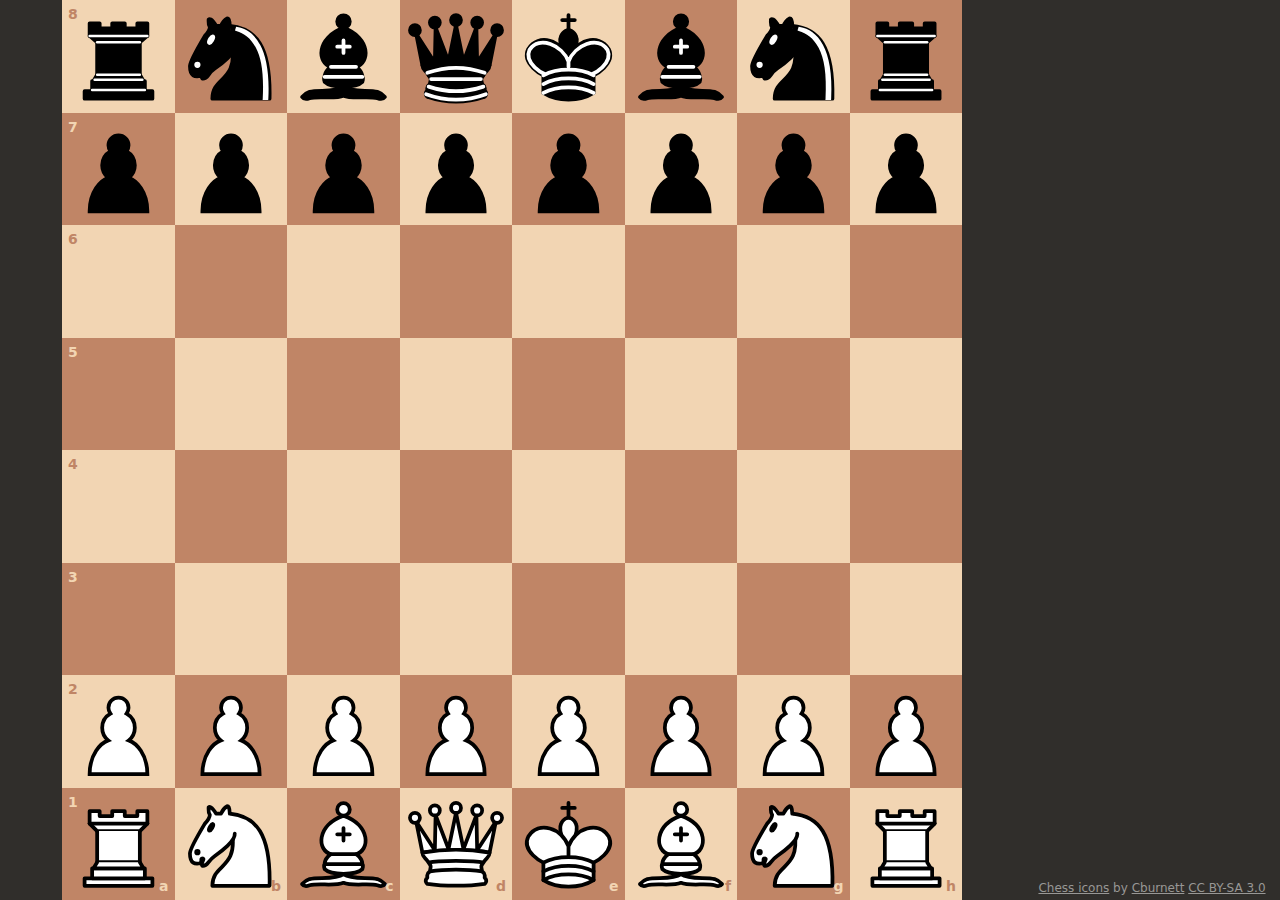
<file: index.html>
<!doctype html>
<html lang="en"><head><meta charset="utf-8"><meta content="width=device-width, initial-scale=1" name="viewport"><title>app</title><link href="./app.css" rel="stylesheet"><script src="./app.js" type="module"></script></head><body><div id="app"></div></body></html>
</file>
<file: app.css>
/*! tailwindcss v4.1.13 | MIT License | https://tailwindcss.com */
@layer properties{@supports (((-webkit-hyphens:none)) and (not (margin-trim:inline))) or ((-moz-orient:inline) and (not (color:rgb(from red r g b)))){*,:before,:after,::backdrop{--tw-rotate-x:initial;--tw-rotate-y:initial;--tw-rotate-z:initial;--tw-skew-x:initial;--tw-skew-y:initial;--tw-font-weight:initial;--tw-blur:initial;--tw-brightness:initial;--tw-contrast:initial;--tw-grayscale:initial;--tw-hue-rotate:initial;--tw-invert:initial;--tw-opacity:initial;--tw-saturate:initial;--tw-sepia:initial;--tw-drop-shadow:initial;--tw-drop-shadow-color:initial;--tw-drop-shadow-alpha:100%;--tw-drop-shadow-size:initial}}}@layer theme{:root,:host{--font-sans:ui-sans-serif,system-ui,sans-serif,"Apple Color Emoji","Segoe UI Emoji","Segoe UI Symbol","Noto Color Emoji";--font-mono:ui-monospace,SFMono-Regular,Menlo,Monaco,Consolas,"Liberation Mono","Courier New",monospace;--color-white:#fff;--spacing:.25rem;--text-xs:.75rem;--text-xs--line-height:calc(1/.75);--text-sm:.875rem;--text-sm--line-height:calc(1.25/.875);--font-weight-bold:700;--default-font-family:var(--font-sans);--default-mono-font-family:var(--font-mono);--color-background:#302e2b;--color-text:#989795}}@layer base{*,:after,:before,::backdrop{box-sizing:border-box;border:0 solid;margin:0;padding:0}::file-selector-button{box-sizing:border-box;border:0 solid;margin:0;padding:0}html,:host{-webkit-text-size-adjust:100%;tab-size:4;line-height:1.5;font-family:var(--default-font-family,ui-sans-serif,system-ui,sans-serif,"Apple Color Emoji","Segoe UI Emoji","Segoe UI Symbol","Noto Color Emoji");font-feature-settings:var(--default-font-feature-settings,normal);font-variation-settings:var(--default-font-variation-settings,normal);-webkit-tap-highlight-color:transparent}hr{height:0;color:inherit;border-top-width:1px}abbr:where([title]){-webkit-text-decoration:underline dotted;text-decoration:underline dotted}h1,h2,h3,h4,h5,h6{font-size:inherit;font-weight:inherit}a{color:inherit;-webkit-text-decoration:inherit;-webkit-text-decoration:inherit;-webkit-text-decoration:inherit;text-decoration:inherit}b,strong{font-weight:bolder}code,kbd,samp,pre{font-family:var(--default-mono-font-family,ui-monospace,SFMono-Regular,Menlo,Monaco,Consolas,"Liberation Mono","Courier New",monospace);font-feature-settings:var(--default-mono-font-feature-settings,normal);font-variation-settings:var(--default-mono-font-variation-settings,normal);font-size:1em}small{font-size:80%}sub,sup{vertical-align:baseline;font-size:75%;line-height:0;position:relative}sub{bottom:-.25em}sup{top:-.5em}table{text-indent:0;border-color:inherit;border-collapse:collapse}:-moz-focusring{outline:auto}progress{vertical-align:baseline}summary{display:list-item}ol,ul,menu{list-style:none}img,svg,video,canvas,audio,iframe,embed,object{vertical-align:middle;display:block}img,video{max-width:100%;height:auto}button,input,select,optgroup,textarea{font:inherit;font-feature-settings:inherit;font-variation-settings:inherit;letter-spacing:inherit;color:inherit;opacity:1;background-color:#0000;border-radius:0}::file-selector-button{font:inherit;font-feature-settings:inherit;font-variation-settings:inherit;letter-spacing:inherit;color:inherit;opacity:1;background-color:#0000;border-radius:0}:where(select:is([multiple],[size])) optgroup{font-weight:bolder}:where(select:is([multiple],[size])) optgroup option{padding-inline-start:20px}::file-selector-button{margin-inline-end:4px}::placeholder{opacity:1}@supports (not ((-webkit-appearance:-apple-pay-button))) or (contain-intrinsic-size:1px){::placeholder{color:currentColor}@supports (color:color-mix(in lab, red, red)){::placeholder{color:color-mix(in oklab,currentcolor 50%,transparent)}}}textarea{resize:vertical}::-webkit-search-decoration{-webkit-appearance:none}::-webkit-date-and-time-value{min-height:1lh;text-align:inherit}::-webkit-datetime-edit{display:inline-flex}::-webkit-datetime-edit-fields-wrapper{padding:0}::-webkit-datetime-edit{padding-block:0}::-webkit-datetime-edit-year-field{padding-block:0}::-webkit-datetime-edit-month-field{padding-block:0}::-webkit-datetime-edit-day-field{padding-block:0}::-webkit-datetime-edit-hour-field{padding-block:0}::-webkit-datetime-edit-minute-field{padding-block:0}::-webkit-datetime-edit-second-field{padding-block:0}::-webkit-datetime-edit-millisecond-field{padding-block:0}::-webkit-datetime-edit-meridiem-field{padding-block:0}::-webkit-calendar-picker-indicator{line-height:1}:-moz-ui-invalid{box-shadow:none}button,input:where([type=button],[type=reset],[type=submit]){appearance:button}::file-selector-button{appearance:button}::-webkit-inner-spin-button{height:auto}::-webkit-outer-spin-button{height:auto}[hidden]:where(:not([hidden=until-found])){display:none!important}:root{--color-square-light:#f2d5b3;--color-square-light-highlighted:#fbe97f;--color-square-dark:#c08566;--color-square-dark-highlighted:#e2c15b;--color-indicator-move:#77625780;--layout-sidebar-min-width:16rem}a{text-decoration-line:underline}}@layer components;@layer utilities{.absolute{position:absolute}.relative{position:relative}.static{position:static}.inset-0{inset:calc(var(--spacing)*0)}.top-1{top:calc(var(--spacing)*1)}.right-1\.5{right:calc(var(--spacing)*1.5)}.bottom-1{bottom:calc(var(--spacing)*1)}.left-1\.5{left:calc(var(--spacing)*1.5)}.container{width:100%}@media (min-width:40rem){.container{max-width:40rem}}@media (min-width:48rem){.container{max-width:48rem}}@media (min-width:64rem){.container{max-width:64rem}}@media (min-width:80rem){.container{max-width:80rem}}@media (min-width:96rem){.container{max-width:96rem}}.m-1{margin:calc(var(--spacing)*1)}.flex{display:flex}.grid{display:grid}.h-\[100vmin\]{height:100vmin}.h-\[calc\(50vh-50vmin\)\]{height:calc(50vh - 50vmin)}.h-full{height:100%}.h-screen{height:100vh}.min-h-\[100vmin\]{min-height:100vmin}.w-\[100vmin\]{width:100vmin}.w-\[var\(--layout-sidebar-min-width\)\]{width:var(--layout-sidebar-min-width)}.w-full{width:100%}.w-screen{width:100vw}.flex-1{flex:1}.flex-none{flex:none}.transform{transform:var(--tw-rotate-x,)var(--tw-rotate-y,)var(--tw-rotate-z,)var(--tw-skew-x,)var(--tw-skew-y,)}.cursor-pointer{cursor:pointer}.resize{resize:both}.\[grid-template-columns\:1\.5rem_4\.5rem_4\.5rem\]{grid-template-columns:1.5rem 4.5rem 4.5rem}.grid-cols-8{grid-template-columns:repeat(8,minmax(0,1fr))}.grid-rows-8{grid-template-rows:repeat(8,minmax(0,1fr))}.flex-col{flex-direction:column}.flex-row{flex-direction:row}.place-items-center{place-items:center}.items-stretch{align-items:stretch}.justify-between{justify-content:space-between}.justify-center{justify-content:center}.gap-x-1\.5{column-gap:calc(var(--spacing)*1.5)}.gap-y-1{row-gap:calc(var(--spacing)*1)}.overflow-x-hidden{overflow-x:hidden}.overflow-y-scroll{overflow-y:scroll}.rounded{border-radius:.25rem}.bg-\[var\(--color-square-dark\)\]{background-color:var(--color-square-dark)}.bg-\[var\(--color-square-dark-highlighted\)\]{background-color:var(--color-square-dark-highlighted)}.bg-\[var\(--color-square-light\)\]{background-color:var(--color-square-light)}.bg-\[var\(--color-square-light-highlighted\)\]{background-color:var(--color-square-light-highlighted)}.bg-background{background-color:var(--color-background)}.bg-white\/8{background-color:#ffffff14}@supports (color:color-mix(in lab, red, red)){.bg-white\/8{background-color:color-mix(in oklab,var(--color-white)8%,transparent)}}.pt-0\.5{padding-top:calc(var(--spacing)*.5)}.pt-2{padding-top:calc(var(--spacing)*2)}.pr-1\.5{padding-right:calc(var(--spacing)*1.5)}.pb-0\.5{padding-bottom:calc(var(--spacing)*.5)}.pb-1{padding-bottom:calc(var(--spacing)*1)}.pl-1\.5{padding-left:calc(var(--spacing)*1.5)}.text-center{text-align:center}.font-sans{font-family:var(--font-sans)}.text-sm{font-size:var(--text-sm);line-height:var(--tw-leading,var(--text-sm--line-height))}.text-xs{font-size:var(--text-xs);line-height:var(--tw-leading,var(--text-xs--line-height))}.font-bold{--tw-font-weight:var(--font-weight-bold);font-weight:var(--font-weight-bold)}.whitespace-nowrap{white-space:nowrap}.text-\[var\(--color-square-dark\)\]{color:var(--color-square-dark)}.text-\[var\(--color-square-light\)\]{color:var(--color-square-light)}.text-text{color:var(--color-text)}.underline{text-decoration-line:underline}.blur{--tw-blur:blur(8px);filter:var(--tw-blur,)var(--tw-brightness,)var(--tw-contrast,)var(--tw-grayscale,)var(--tw-hue-rotate,)var(--tw-invert,)var(--tw-saturate,)var(--tw-sepia,)var(--tw-drop-shadow,)}.select-none{-webkit-user-select:none;user-select:none}@media (hover:hover){.hover\:bg-white\/8:hover{background-color:#ffffff14}@supports (color:color-mix(in lab, red, red)){.hover\:bg-white\/8:hover{background-color:color-mix(in oklab,var(--color-white)8%,transparent)}}}}@property --tw-rotate-x{syntax:"*";inherits:false}@property --tw-rotate-y{syntax:"*";inherits:false}@property --tw-rotate-z{syntax:"*";inherits:false}@property --tw-skew-x{syntax:"*";inherits:false}@property --tw-skew-y{syntax:"*";inherits:false}@property --tw-font-weight{syntax:"*";inherits:false}@property --tw-blur{syntax:"*";inherits:false}@property --tw-brightness{syntax:"*";inherits:false}@property --tw-contrast{syntax:"*";inherits:false}@property --tw-grayscale{syntax:"*";inherits:false}@property --tw-hue-rotate{syntax:"*";inherits:false}@property --tw-invert{syntax:"*";inherits:false}@property --tw-opacity{syntax:"*";inherits:false}@property --tw-saturate{syntax:"*";inherits:false}@property --tw-sepia{syntax:"*";inherits:false}@property --tw-drop-shadow{syntax:"*";inherits:false}@property --tw-drop-shadow-color{syntax:"*";inherits:false}@property --tw-drop-shadow-alpha{syntax:"<percentage>";inherits:false;initial-value:100%}@property --tw-drop-shadow-size{syntax:"*";inherits:false}
</file>
